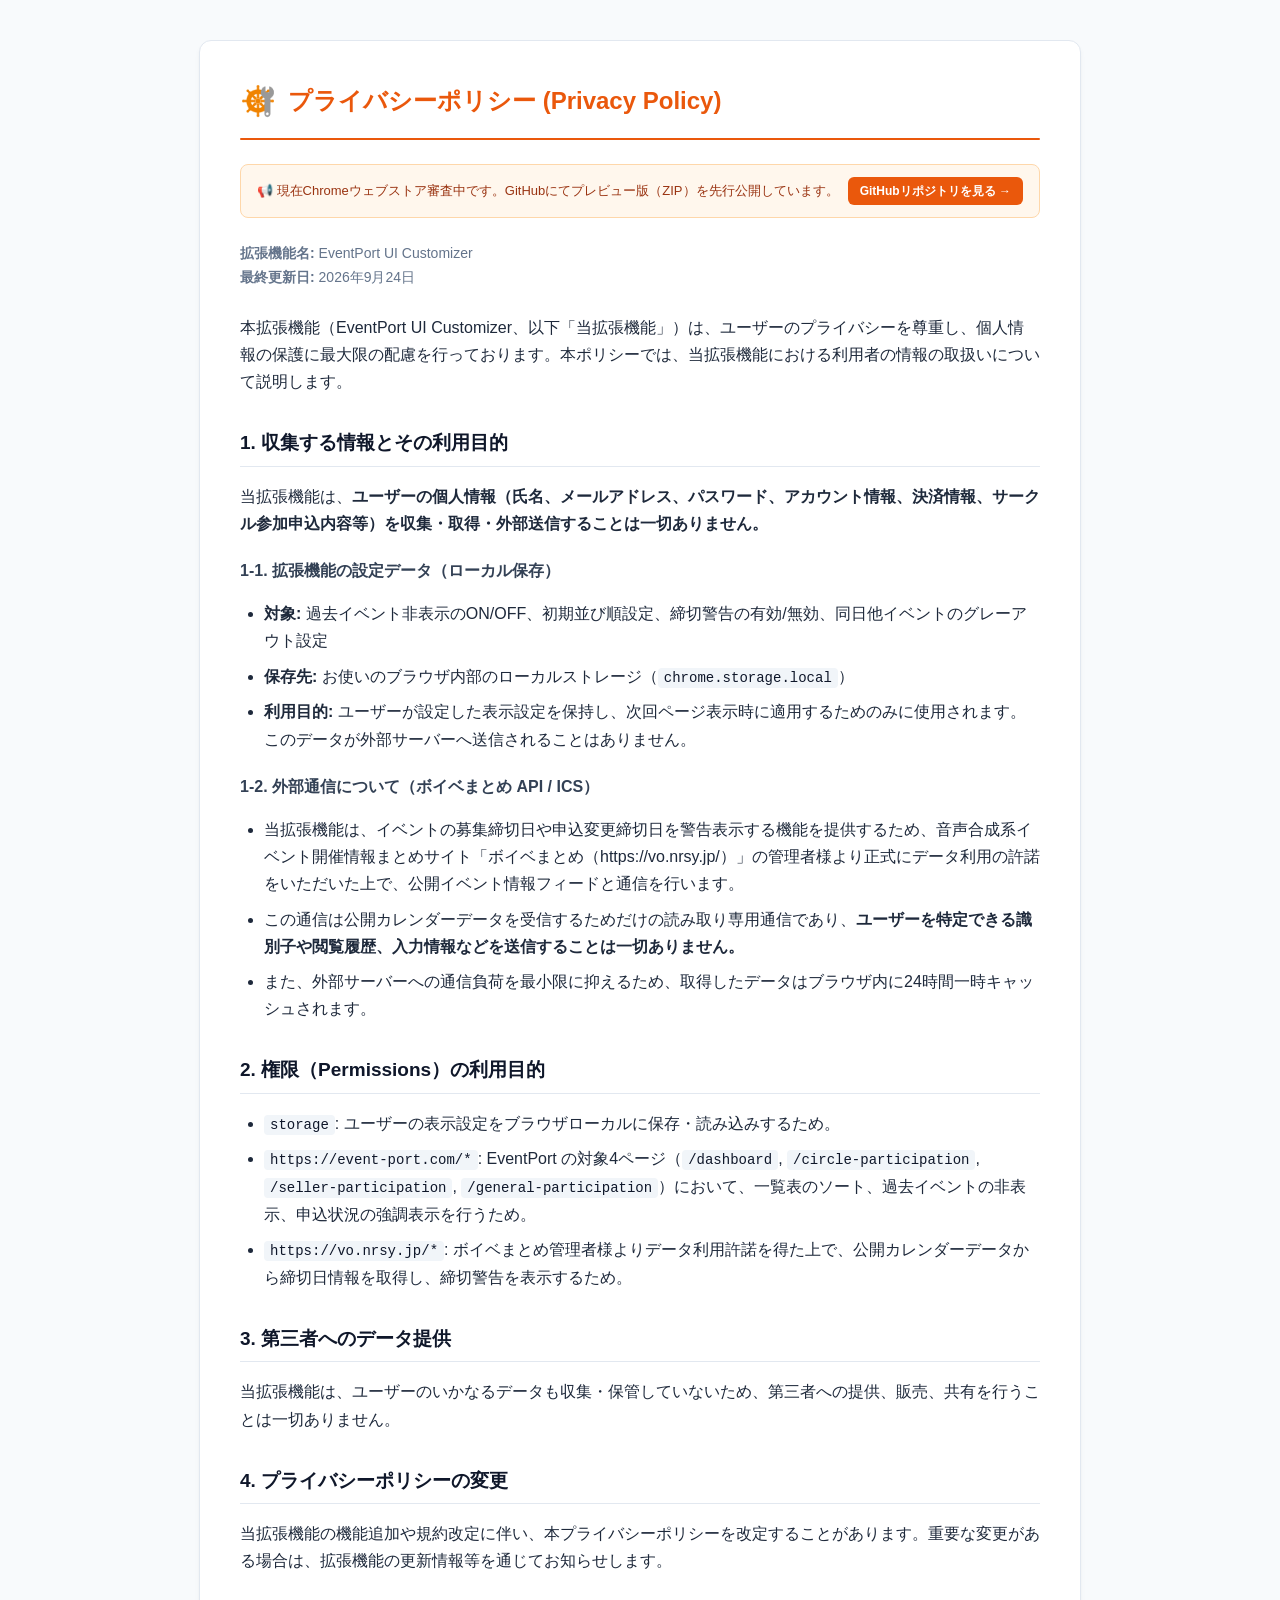
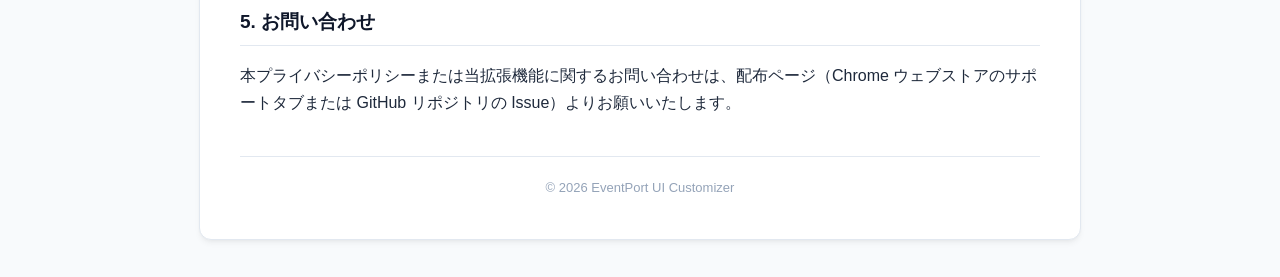
<file: docs/index.html>
<!DOCTYPE html>
<html lang="ja">
<head>
  <meta charset="UTF-8">
  <meta name="viewport" content="width=device-width, initial-scale=1.0">
  <title>プライバシーポリシー - EventPort UI Customizer</title>
  <link rel="icon" type="image/png" href="favicon.png">
  <style>
    :root {
      --primary: #ea580c;
      --text: #1e293b;
      --bg: #f8fafc;
      --card: #ffffff;
      --border: #e2e8f0;
    }
    body {
      font-family: -apple-system, BlinkMacSystemFont, "Segoe UI", Roboto, "Helvetica Neue", Arial, sans-serif;
      line-height: 1.7;
      color: var(--text);
      background-color: var(--bg);
      margin: 0;
      padding: 40px 20px;
    }
    .container {
      max-width: 800px;
      margin: 0 auto;
      background: var(--card);
      padding: 40px;
      border-radius: 12px;
      box-shadow: 0 4px 6px -1px rgba(0, 0, 0, 0.05), 0 2px 4px -2px rgba(0, 0, 0, 0.05);
      border: 1px solid var(--border);
    }
    .header-logo {
      display: flex;
      align-items: center;
      gap: 12px;
      margin-bottom: 8px;
    }
    .header-logo img {
      width: 36px;
      height: 36px;
    }
    h1 {
      font-size: 24px;
      color: var(--primary);
      margin: 0;
    }
    .divider {
      height: 2px;
      background: var(--primary);
      margin: 16px 0 24px 0;
      border-radius: 2px;
    }
    h2 {
      font-size: 19px;
      margin-top: 32px;
      padding-bottom: 6px;
      border-bottom: 1px solid var(--border);
      color: #0f172a;
    }
    h3 {
      font-size: 16px;
      margin-top: 20px;
      color: #334155;
    }
    ul {
      padding-left: 24px;
    }
    li {
      margin-bottom: 8px;
    }
    .meta {
      color: #64748b;
      font-size: 14px;
      margin-bottom: 24px;
    }
    code {
      background: #f1f5f9;
      padding: 2px 6px;
      border-radius: 4px;
      font-size: 14px;
      color: #0f172a;
    }
    .footer {
      margin-top: 40px;
      padding-top: 20px;
      border-top: 1px solid var(--border);
      text-align: center;
      font-size: 13px;
      color: #94a3b8;
    }
  </style>
</head>
<body>
  <div class="container">
    <div class="header-logo">
      <img src="favicon.png" alt="EventPort UI Customizer Icon">
      <h1>プライバシーポリシー (Privacy Policy)</h1>
    </div>
    <div class="divider"></div>

    <div style="background: #fff7ed; border: 1px solid #fed7aa; padding: 12px 16px; border-radius: 8px; margin-bottom: 24px; font-size: 13px; color: #9a3412; display: flex; align-items: center; justify-content: space-between; flex-wrap: wrap; gap: 8px;">
      <span>📢 現在Chromeウェブストア審査中です。GitHubにてプレビュー版（ZIP）を先行公開しています。</span>
      <a href="https://github.com/himajin0816/EventPort-UI-Customizer" style="display: inline-block; background: #ea580c; color: white; padding: 4px 12px; border-radius: 6px; text-decoration: none; font-weight: 600; font-size: 12px;">GitHubリポジトリを見る →</a>
    </div>

    <div class="meta">
      <strong>拡張機能名:</strong> EventPort UI Customizer<br>
      <strong>最終更新日:</strong> 2026年9月24日
    </div>

    <p>本拡張機能（EventPort UI Customizer、以下「当拡張機能」）は、ユーザーのプライバシーを尊重し、個人情報の保護に最大限の配慮を行っております。本ポリシーでは、当拡張機能における利用者の情報の取扱いについて説明します。</p>

    <h2>1. 収集する情報とその利用目的</h2>
    <p>当拡張機能は、<strong>ユーザーの個人情報（氏名、メールアドレス、パスワード、アカウント情報、決済情報、サークル参加申込内容等）を収集・取得・外部送信することは一切ありません。</strong></p>

    <h3>1-1. 拡張機能の設定データ（ローカル保存）</h3>
    <ul>
      <li><strong>対象:</strong> 過去イベント非表示のON/OFF、初期並び順設定、締切警告の有効/無効、同日他イベントのグレーアウト設定</li>
      <li><strong>保存先:</strong> お使いのブラウザ内部のローカルストレージ（<code>chrome.storage.local</code>）</li>
      <li><strong>利用目的:</strong> ユーザーが設定した表示設定を保持し、次回ページ表示時に適用するためのみに使用されます。このデータが外部サーバーへ送信されることはありません。</li>
    </ul>

    <h3>1-2. 外部通信について（ボイベまとめ API / ICS）</h3>
    <ul>
      <li>当拡張機能は、イベントの募集締切日や申込変更締切日を警告表示する機能を提供するため、音声合成系イベント開催情報まとめサイト「ボイベまとめ（https://vo.nrsy.jp/）」の管理者様より正式にデータ利用の許諾をいただいた上で、公開イベント情報フィードと通信を行います。</li>
      <li>この通信は公開カレンダーデータを受信するためだけの読み取り専用通信であり、<strong>ユーザーを特定できる識別子や閲覧履歴、入力情報などを送信することは一切ありません。</strong></li>
      <li>また、外部サーバーへの通信負荷を最小限に抑えるため、取得したデータはブラウザ内に24時間一時キャッシュされます。</li>
    </ul>

    <h2>2. 権限（Permissions）の利用目的</h2>
    <ul>
      <li><code>storage</code>: ユーザーの表示設定をブラウザローカルに保存・読み込みするため。</li>
      <li><code>https://event-port.com/*</code>: EventPort の対象4ページ（<code>/dashboard</code>, <code>/circle-participation</code>, <code>/seller-participation</code>, <code>/general-participation</code>）において、一覧表のソート、過去イベントの非表示、申込状況の強調表示を行うため。</li>
      <li><code>https://vo.nrsy.jp/*</code>: ボイベまとめ管理者様よりデータ利用許諾を得た上で、公開カレンダーデータから締切日情報を取得し、締切警告を表示するため。</li>
    </ul>

    <h2>3. 第三者へのデータ提供</h2>
    <p>当拡張機能は、ユーザーのいかなるデータも収集・保管していないため、第三者への提供、販売、共有を行うことは一切ありません。</p>

    <h2>4. プライバシーポリシーの変更</h2>
    <p>当拡張機能の機能追加や規約改定に伴い、本プライバシーポリシーを改定することがあります。重要な変更がある場合は、拡張機能の更新情報等を通じてお知らせします。</p>

    <h2>5. お問い合わせ</h2>
    <p>本プライバシーポリシーまたは当拡張機能に関するお問い合わせは、配布ページ（Chrome ウェブストアのサポートタブまたは GitHub リポジトリの Issue）よりお願いいたします。</p>

    <div class="footer">
      &copy; 2026 EventPort UI Customizer
    </div>
  </div>
</body>
</html>
</file>
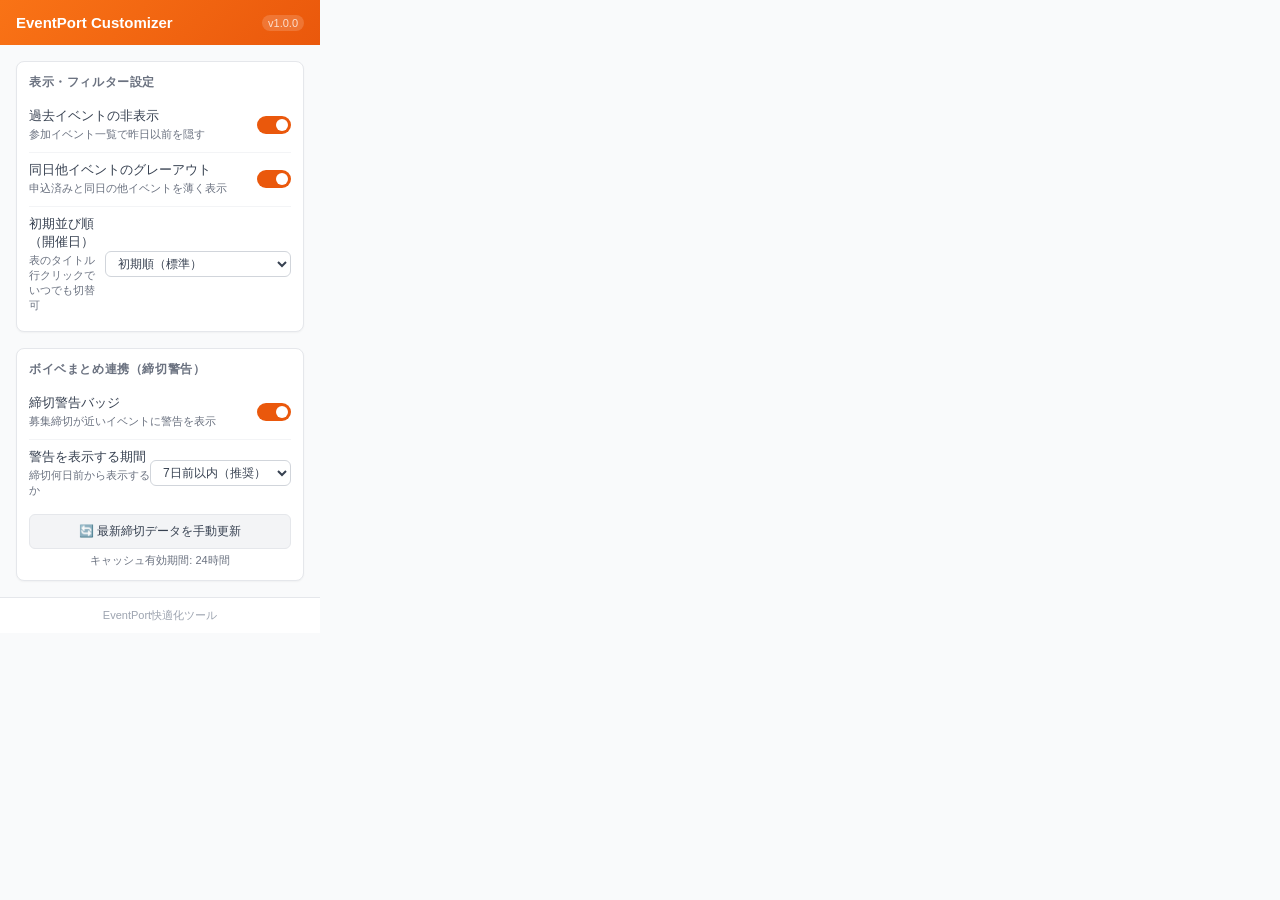
<file: popup/popup.html>
<!DOCTYPE html>
<html lang="ja">

<head>
  <meta charset="UTF-8">
  <title>EventPort UI Customizer 設定</title>
  <link rel="stylesheet" href="../css/popup.css">
</head>

<body>
  <div class="ep-popup-header">
    <h1 class="ep-popup-title">
      <span>EventPort Customizer</span>
    </h1>
    <span class="ep-popup-version" id="ep-popup-version">v1.0.0</span>
  </div>

  <div class="ep-popup-body">
    <!-- 表示設定カード -->
    <div class="ep-setting-card">
      <div class="ep-card-title">表示・フィルター設定</div>

      <div class="ep-setting-row">
        <div>
          <div>過去イベントの非表示</div>
          <div class="ep-setting-desc">参加イベント一覧で昨日以前を隠す</div>
        </div>
        <label class="ep-switch">
          <input type="checkbox" id="setting-hide-past">
          <span class="ep-slider"></span>
        </label>
      </div>

      <div class="ep-setting-row">
        <div>
          <div>同日他イベントのグレーアウト</div>
          <div class="ep-setting-desc">申込済みと同日の他イベントを薄く表示</div>
        </div>
        <label class="ep-switch">
          <input type="checkbox" id="setting-dim-conflicts">
          <span class="ep-slider"></span>
        </label>
      </div>

      <div class="ep-setting-row">
        <div>
          <div>初期並び順（開催日）</div>
          <div class="ep-setting-desc">表のタイトル行クリックでいつでも切替可</div>
        </div>
        <select id="setting-default-sort" class="ep-select">
          <option value="none">初期順（標準）</option>
          <option value="asc">開催日 昇順（直近順）</option>
          <option value="desc">開催日 降順（先の日程順）</option>
        </select>
      </div>
    </div>

    <!-- ボイベまとめ連携カード -->
    <div class="ep-setting-card">
      <div class="ep-card-title">ボイベまとめ連携（締切警告）</div>

      <div class="ep-setting-row">
        <div>
          <div>締切警告バッジ</div>
          <div class="ep-setting-desc">募集締切が近いイベントに警告を表示</div>
        </div>
        <label class="ep-switch">
          <input type="checkbox" id="setting-deadline-warn">
          <span class="ep-slider"></span>
        </label>
      </div>

      <div class="ep-setting-row">
        <div>
          <div>警告を表示する期間</div>
          <div class="ep-setting-desc">締切何日前から表示するか</div>
        </div>
        <select id="setting-warning-days" class="ep-select">
          <option value="3">3日前以内</option>
          <option value="5">5日前以内</option>
          <option value="7">7日前以内（推奨）</option>
          <option value="14">14日前以内</option>
        </select>
      </div>

      <div style="margin-top: 10px;">
        <button type="button" id="btn-sync-voib" class="ep-btn-sync">
          🔄 最新締切データを手動更新
        </button>
        <div id="sync-status" class="ep-sync-status">キャッシュ有効期間: 24時間</div>
      </div>
    </div>
  </div>

  <div class="ep-footer">
    EventPort快適化ツール
  </div>

  <script src="../js/config.js"></script>
  <script src="../js/storage.js"></script>
  <script src="../js/dateUtils.js"></script>
  <script src="../js/voibSummaryApi.js"></script>
  <script src="popup.js"></script>
</body>

</html>
</file>
<file: css/popup.css>
/* EventPort UI Customizer - Popup Styles */

body {
  width: 320px;
  margin: 0;
  padding: 0;
  font-family: -apple-system, BlinkMacSystemFont, "Segoe UI", Roboto, "Helvetica Neue", Arial, sans-serif;
  font-size: 14px;
  color: #1f2937;
  background-color: #f9fafb;
}

.ep-popup-header {
  padding: 14px 16px;
  background: linear-gradient(135deg, #f97316 0%, #ea580c 100%);
  color: #ffffff;
  display: flex;
  align-items: center;
  justify-content: space-between;
}

.ep-popup-title {
  font-size: 15px;
  font-weight: 700;
  margin: 0;
  display: flex;
  align-items: center;
  gap: 8px;
}

.ep-popup-version {
  font-size: 11px;
  opacity: 0.8;
  background: rgba(255, 255, 255, 0.2);
  padding: 2px 6px;
  border-radius: 10px;
}

.ep-popup-body {
  padding: 16px;
  display: flex;
  flex-flow: column;
  gap: 16px;
}

.ep-setting-card {
  background: #ffffff;
  border: 1px solid #e5e7eb;
  border-radius: 8px;
  padding: 12px;
  box-shadow: 0 1px 2px rgba(0, 0, 0, 0.04);
}

.ep-card-title {
  font-size: 12px;
  font-weight: 700;
  text-transform: uppercase;
  color: #6b7280;
  margin-bottom: 10px;
  letter-spacing: 0.05em;
}

.ep-setting-row {
  display: flex;
  align-items: center;
  justify-content: space-between;
  padding: 6px 0;
  font-size: 13px;
  color: #374151;
}

.ep-setting-row + .ep-setting-row {
  border-top: 1px solid #f3f4f6;
  margin-top: 4px;
  padding-top: 8px;
}

.ep-setting-desc {
  font-size: 11px;
  color: #6b7280;
  margin-top: 2px;
}

.ep-select {
  padding: 4px 8px;
  border: 1px solid #d1d5db;
  border-radius: 6px;
  font-size: 12px;
  background-color: #fff;
  color: #374151;
  outline: none;
}

.ep-select:focus {
  border-color: #ea580c;
}

/* ポップアップ用トグルスイッチ */
.ep-switch {
  position: relative;
  display: inline-block;
  width: 34px;
  height: 18px;
  flex-shrink: 0;
}

.ep-switch input {
  opacity: 0;
  width: 0;
  height: 0;
}

.ep-slider {
  position: absolute;
  cursor: pointer;
  top: 0;
  left: 0;
  right: 0;
  bottom: 0;
  background-color: #d1d5db;
  transition: 0.2s;
  border-radius: 18px;
}

.ep-slider:before {
  position: absolute;
  content: "";
  height: 12px;
  width: 12px;
  left: 3px;
  bottom: 3px;
  background-color: white;
  transition: 0.2s;
  border-radius: 50%;
}

.ep-switch input:checked + .ep-slider {
  background-color: #ea580c;
}

.ep-switch input:checked + .ep-slider:before {
  transform: translateX(16px);
}

.ep-btn-sync {
  width: 100%;
  padding: 8px 12px;
  background: #f3f4f6;
  border: 1px solid #e5e7eb;
  border-radius: 6px;
  color: #374151;
  font-size: 12px;
  font-weight: 500;
  cursor: pointer;
  display: flex;
  align-items: center;
  justify-content: center;
  gap: 6px;
  transition: all 0.15s;
}

.ep-btn-sync:hover {
  background: #e5e7eb;
}

.ep-btn-sync:disabled {
  opacity: 0.6;
  cursor: not-allowed;
}

.ep-sync-status {
  font-size: 11px;
  color: #6b7280;
  text-align: center;
  margin-top: 4px;
}

.ep-footer {
  padding: 10px 16px;
  text-align: center;
  font-size: 11px;
  color: #9ca3af;
  border-top: 1px solid #e5e7eb;
  background: #ffffff;
}
</file>
